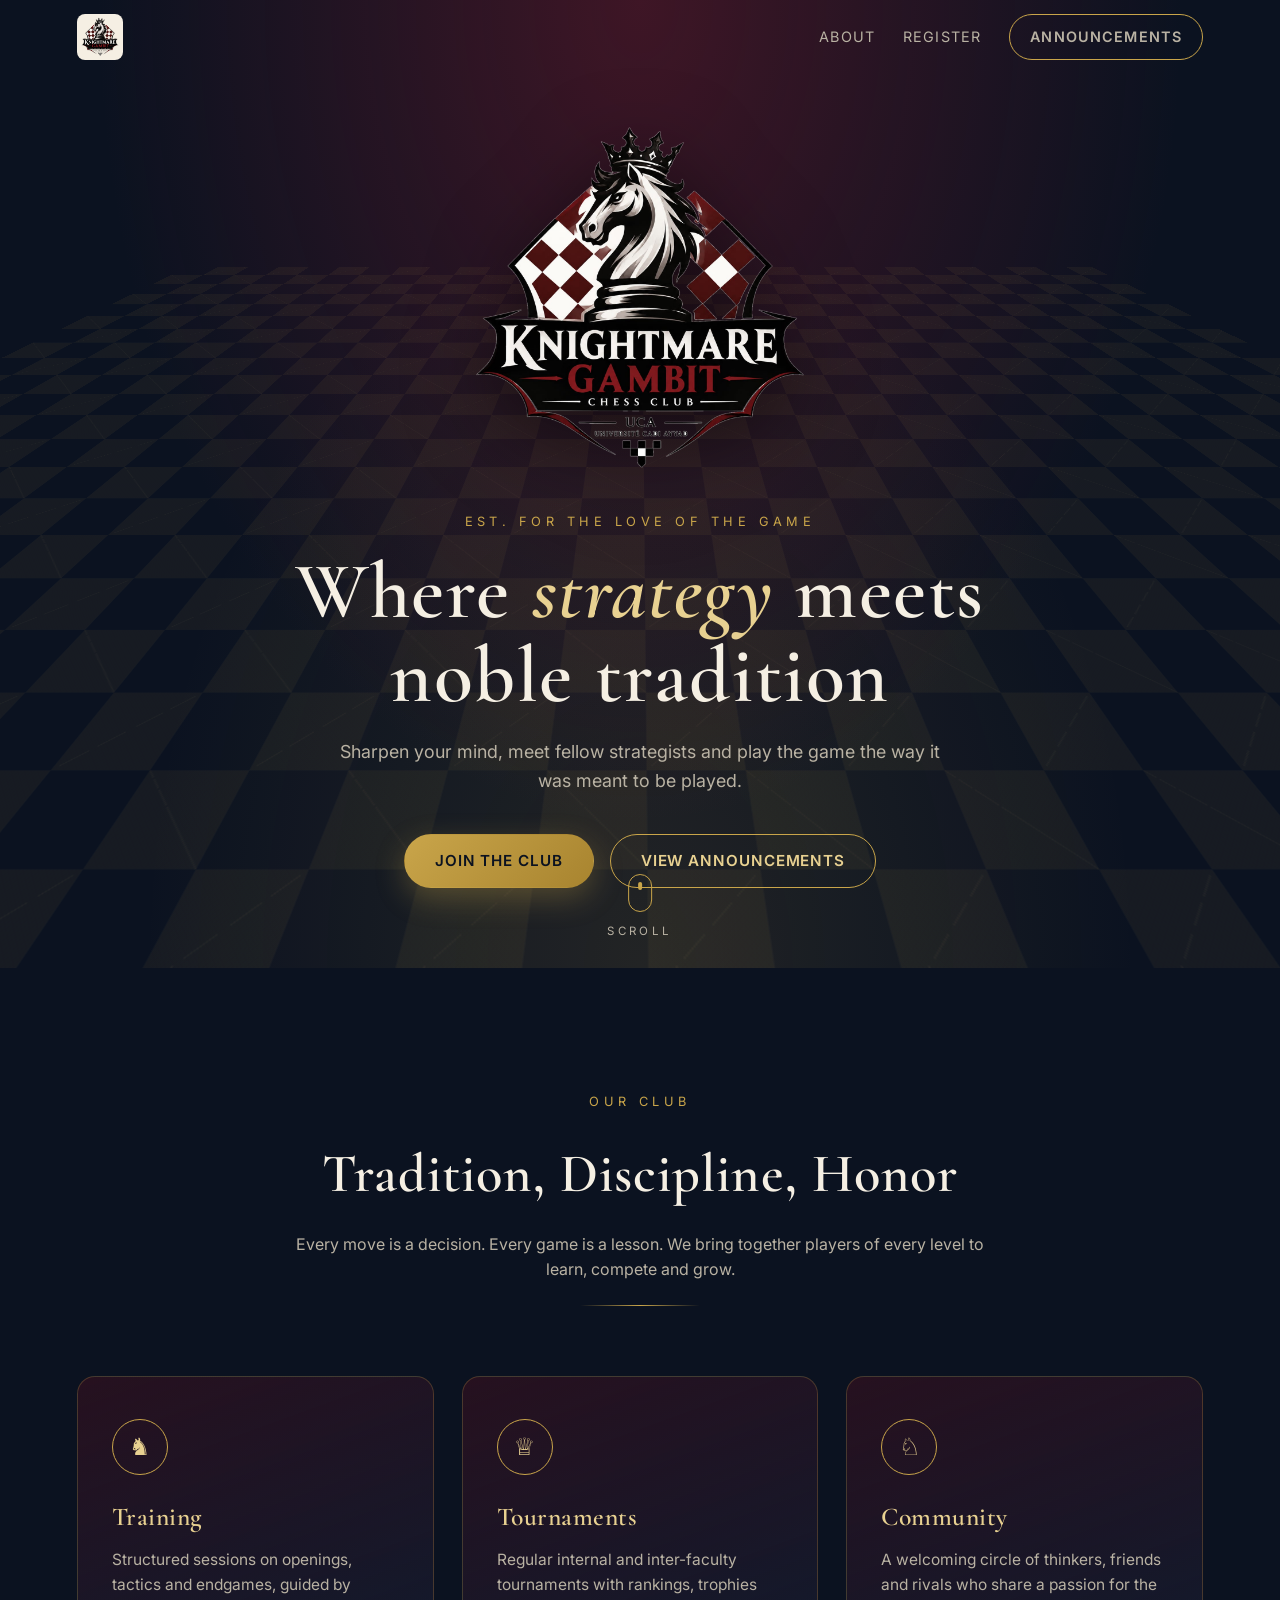
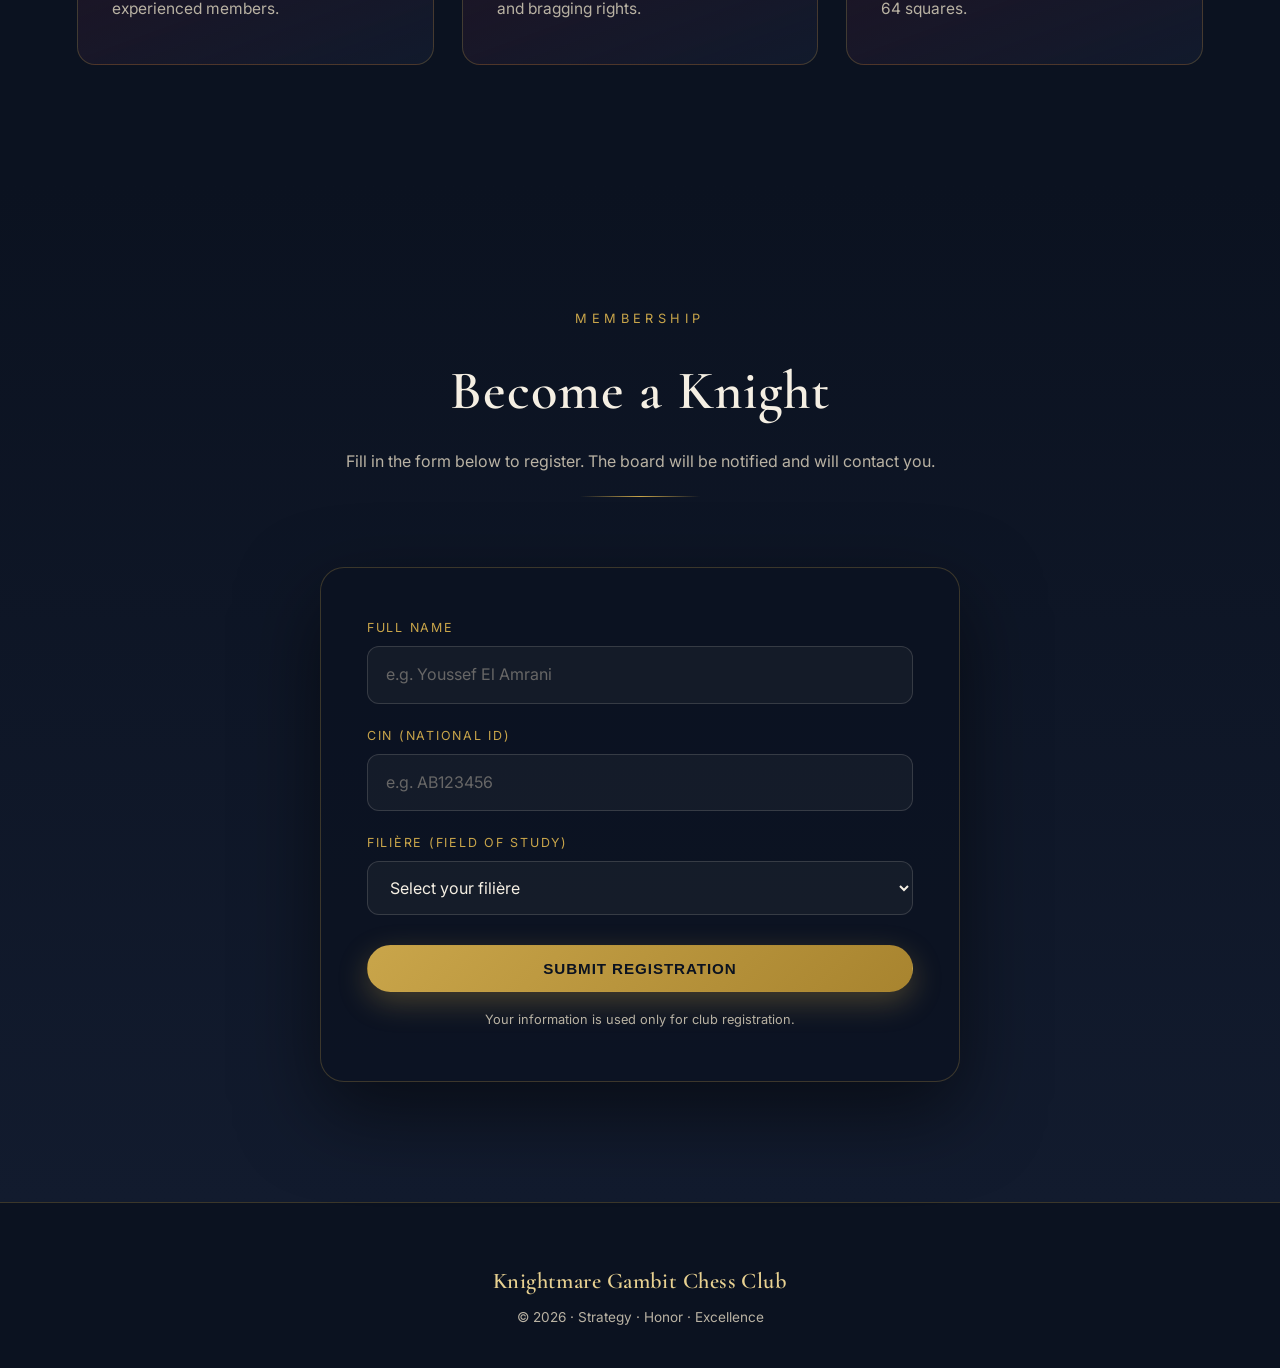
<file: index.html>
<!DOCTYPE html>
<html lang="en">
<head>
  <meta charset="UTF-8" />
  <meta name="viewport" content="width=device-width, initial-scale=1.0" />
  <title>Knightmare Gambit Chess Club</title>
  <meta name="description" content="Knightmare Gambit Chess Club: strategy, tradition and friendly competition. Register to join the club." />
  <link rel="icon" href="logo.png" />
  <link rel="preconnect" href="https://fonts.googleapis.com" />
  <link rel="preconnect" href="https://fonts.gstatic.com" crossorigin />
  <link href="https://fonts.googleapis.com/css2?family=Cormorant+Garamond:ital,wght@0,500;0,600;0,700;1,600&family=Inter:wght@400;500;600&display=swap" rel="stylesheet" />
  <link rel="stylesheet" href="style.css" />
</head>
<body>

  <!-- NAVIGATION -->
  <header class="nav" id="nav">
    <a href="#top" class="nav-brand">
      <img src="logo.png" alt="Knight Gambit Chess Club logo" />
    </a>
    <nav class="nav-links">
      <a href="#about">About</a>
      <a href="#register">Register</a>
      <a href="announcements.html" class="btn btn-outline btn-small">Announcements</a>
    </nav>
  </header>

  <!-- HERO -->
  <section class="hero" id="top">
    <div class="hero-board"></div>
    <div class="hero-content">
      <img class="hero-logo" src="logo.png" alt="Knightmare Gambit Chess Club" />
      <span class="eyebrow">Est. for the love of the game</span>
      <h1>Where <em>strategy</em> meets<br />noble tradition</h1>
      <p class="lead">Sharpen your mind, meet fellow strategists and play the game the way it was meant to be played.</p>
      <div class="hero-actions">
        <a href="#register" class="btn btn-gold">Join the Club</a>
        <a href="announcements.html" class="btn btn-outline">View Announcements</a>
      </div>
    </div>
    <div class="scroll-cue"><div class="mouse"></div>Scroll</div>
  </section>

  <!-- ABOUT -->
  <section id="about">
    <div class="section-head reveal">
      <span class="eyebrow">Our Club</span>
      <h2>Tradition, Discipline, Honor</h2>
      <p>Every move is a decision. Every game is a lesson. We bring together players of every level to learn, compete and grow.</p>
      <div class="divider"></div>
    </div>

    <div class="grid-3">
      <article class="card reveal-left">
        <div class="icon">&#9822;</div>
        <h3>Training</h3>
        <p>Structured sessions on openings, tactics and endgames, guided by experienced members.</p>
      </article>
      <article class="card reveal delay-1">
        <div class="icon">&#9813;</div>
        <h3>Tournaments</h3>
        <p>Regular internal and inter-faculty tournaments with rankings, trophies and bragging rights.</p>
      </article>
      <article class="card reveal-right delay-2">
        <div class="icon">&#9816;</div>
        <h3>Community</h3>
        <p>A welcoming circle of thinkers, friends and rivals who share a passion for the 64 squares.</p>
      </article>
    </div>
  </section>

  <!-- REGISTRATION -->
  <section class="register" id="register">
    <div class="section-head reveal">
      <span class="eyebrow">Membership</span>
      <h2>Become a Knight</h2>
      <p>Fill in the form below to register. The board will be notified and will contact you.</p>
      <div class="divider"></div>
    </div>

    <div class="form-wrap reveal-scale" id="formWrap">
      <form id="regForm" novalidate>
        <!-- Formspree sends the submission to the club's email. -->
        <input type="hidden" name="_subject" value="New Knightmare Gambit membership registration" />
        <input type="hidden" name="_template" value="table" />

        <div class="field" id="f-name">
          <label for="fullName">Full name</label>
          <input id="fullName" name="full_name" type="text" placeholder="e.g. Youssef El Amrani" autocomplete="name" required />
          <div class="error">Please enter your full name (at least 3 characters).</div>
        </div>

        <div class="field" id="f-cin">
          <label for="cin">CIN (National ID)</label>
          <input id="cin" name="cin" type="text" placeholder="e.g. AB123456" maxlength="10" autocomplete="off" required />
          <div class="error">Please enter a valid CIN (1 or 2 letters followed by 5 to 8 digits).</div>
        </div>

        <div class="field" id="f-filiere">
          <label for="filiere">Filière (field of study)</label>
          <select id="filiere" name="filiere" required>
            <option value="">Select your filière</option>
            <option>Mathematics &amp; informatique</option>
            <option>Physics &amp; Chemistry</option>
            <option>Economics &amp; Gestion</option>
            <option>Law</option>
            <option>Literature &amp; Humanities</option>
            <option>Other</option>
          </select>
          <div class="error">Please choose your filière.</div>
        </div>

        <button type="submit" class="btn btn-gold" id="submitBtn">Submit Registration</button>
        <p class="form-note">Your information is used only for club registration.</p>
      </form>

      <div class="success" id="success">
        <div class="seal">&#9818;</div>
        <h3>Welcome to the Club</h3>
        <p>Your registration has been received. Check the announcements for upcoming sessions.</p>
        <a href="announcements.html" class="btn btn-gold">Go to Announcements</a>
      </div>
    </div>
  </section>

  <footer>
    <span class="serif">Knightmare Gambit Chess Club</span>
    <p>&copy; <span id="year"></span> &middot; Strategy &middot; Honor &middot; Excellence</p>
  </footer>

  <script>
    // ---- CONFIGURATION ----
    // Formspree form endpoint. Sends each registration to the club's email.
    const FORM_ENDPOINT = "https://formspree.io/f/xgaajebb";

    // Key used to remember that this browser has already registered
    const REG_KEY = "kgRegistered";

    // ---- Navbar shrinks/darkens on scroll ----
    const nav = document.getElementById("nav");
    const onScroll = () => nav.classList.toggle("scrolled", window.scrollY > 40);
    window.addEventListener("scroll", onScroll, { passive: true });
    onScroll();

    // ---- Scroll reveal animations ----
    const observer = new IntersectionObserver((entries) => {
      entries.forEach((e) => {
        if (e.isIntersecting) {
          e.target.classList.add("visible");
          e.target.querySelectorAll(".divider").forEach((d) => d.classList.add("visible"));
          observer.unobserve(e.target);
        }
      });
    }, { threshold: 0.15 });
    document.querySelectorAll(".reveal, .reveal-left, .reveal-right, .reveal-scale").forEach((el) => observer.observe(el));

    // ---- Card spotlight follows the mouse ----
    document.querySelectorAll(".card").forEach((card) => {
      card.addEventListener("mousemove", (e) => {
        const r = card.getBoundingClientRect();
        card.style.setProperty("--x", ((e.clientX - r.left) / r.width) * 100 + "%");
        card.style.setProperty("--y", ((e.clientY - r.top) / r.height) * 100 + "%");
      });
    });

    document.getElementById("year").textContent = new Date().getFullYear();

    // ---- Form validation ----
    const form = document.getElementById("regForm");
    const fields = {
      name: { el: document.getElementById("f-name"), input: document.getElementById("fullName"),
        ok: (v) => v.trim().length >= 3 },
      cin: { el: document.getElementById("f-cin"), input: document.getElementById("cin"),
        ok: (v) => /^[A-Za-z]{1,2}[0-9]{5,8}$/.test(v.trim()) },
      filiere: { el: document.getElementById("f-filiere"), input: document.getElementById("filiere"),
        ok: (v) => v !== "" },
    };

    // Uppercase the CIN as the user types
    fields.cin.input.addEventListener("input", (e) => { e.target.value = e.target.value.toUpperCase().replace(/\s/g, ""); });

    Object.values(fields).forEach((f) => {
      f.input.addEventListener("blur", () => f.el.classList.toggle("invalid", !f.ok(f.input.value)));
      f.input.addEventListener("input", () => { if (f.el.classList.contains("invalid")) f.el.classList.toggle("invalid", !f.ok(f.input.value)); });
    });

    // ---- Returning visitors: hide the form if this browser already registered ----
    if (localStorage.getItem(REG_KEY)) {
      document.getElementById("formWrap").classList.add("done");
    }

    // ---- Submit: sends the data to the club's email via Formspree ----
    form.addEventListener("submit", async (e) => {
      e.preventDefault();
      let valid = true;
      Object.values(fields).forEach((f) => {
        const ok = f.ok(f.input.value);
        f.el.classList.toggle("invalid", !ok);
        if (!ok) valid = false;
      });
      if (!valid) return;

      const btn = document.getElementById("submitBtn");
      const original = btn.textContent;
      btn.disabled = true;
      btn.textContent = "Sending...";

      const data = new FormData(form);
      data.set("cin", fields.cin.input.value.trim());

      try {
        const res = await fetch(FORM_ENDPOINT, {
          method: "POST",
          headers: { Accept: "application/json" },
          body: data,
        });
        if (!res.ok) throw new Error("Request failed");
        document.getElementById("formWrap").classList.add("done");
        form.reset();
        localStorage.setItem(REG_KEY, new Date().toISOString());
      } catch (err) {
        alert("Sorry, your registration could not be sent. Please check your connection and try again.");
      } finally {
        btn.disabled = false;
        btn.textContent = original;
      }
    });
  </script>
</body>
</html>
</file>
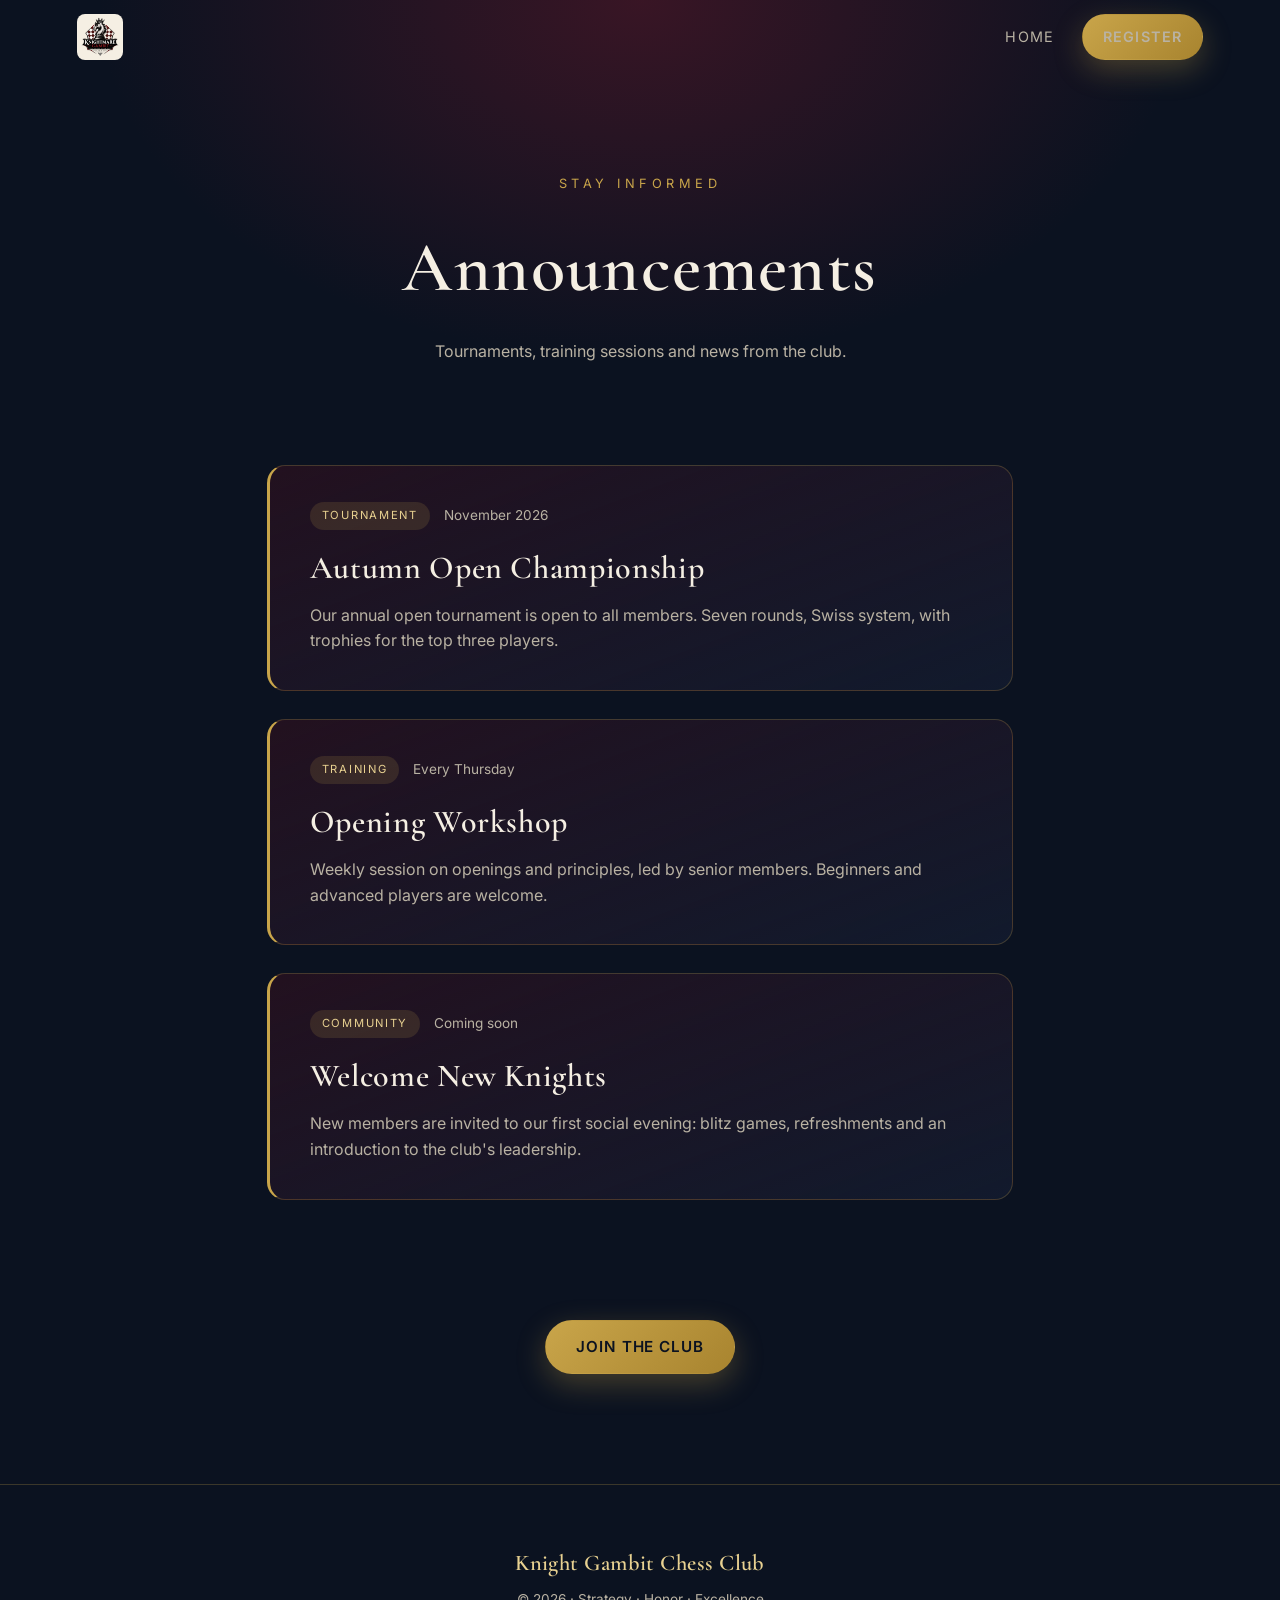
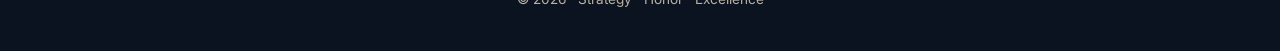
<file: announcements.html>
<!DOCTYPE html>
<html lang="en">
<head>
  <meta charset="UTF-8" />
  <meta name="viewport" content="width=device-width, initial-scale=1.0" />
  <title>Announcements | Knight Gambit Chess Club</title>
  <link rel="icon" href="logo.png" />
  <link rel="preconnect" href="https://fonts.googleapis.com" />
  <link rel="preconnect" href="https://fonts.gstatic.com" crossorigin />
  <link href="https://fonts.googleapis.com/css2?family=Cormorant+Garamond:ital,wght@0,500;0,600;0,700;1,600&family=Inter:wght@400;500;600&display=swap" rel="stylesheet" />
  <link rel="stylesheet" href="style.css" />
</head>
<body>

  <header class="nav scrolled" id="nav">
    <a href="index.html" class="nav-brand">
      <img src="logo.png" alt="Knight Gambit Chess Club logo" />
    </a>
    <nav class="nav-links">
      <a href="index.html">Home</a>
      <a href="index.html#register" class="btn btn-gold btn-small">Register</a>
    </nav>
  </header>

  <section class="page-hero">
    <span class="eyebrow">Stay Informed</span>
    <h1>Announcements</h1>
    <p>Tournaments, training sessions and news from the club.</p>
  </section>

  <main class="ann-list" id="list"></main>

  <div style="text-align:center; padding: 0 6vw 110px;" class="reveal">
    <a href="index.html#register" class="btn btn-gold">Join the Club</a>
  </div>

  <footer>
    <span class="serif">Knight Gambit Chess Club</span>
    <p>&copy; <span id="year"></span> &middot; Strategy &middot; Honor &middot; Excellence</p>
  </footer>

  <script>
    // ---- EDIT ANNOUNCEMENTS HERE: newest first ----
    const announcements = [
      {
        date: "November 2026",
        tag: "Tournament",
        title: "Autumn Open Championship",
        text: "Our annual open tournament is open to all members. Seven rounds, Swiss system, with trophies for the top three players."
      },
      {
        date: "Every Thursday",
        tag: "Training",
        title: "Opening Workshop",
        text: "Weekly session on openings and principles, led by senior members. Beginners and advanced players are welcome."
      },
      {
        date: "Coming soon",
        tag: "Community",
        title: "Welcome New Knights",
        text: "New members are invited to our first social evening: blitz games, refreshments and an introduction to the club's leadership."
      }
    ];

    const list = document.getElementById("list");
    list.innerHTML = announcements.map((a, i) => `
      <article class="ann reveal ${i % 2 ? "delay-1" : ""}">
        <div class="meta">
          <span class="tag">${a.tag}</span>
          <span class="date">${a.date}</span>
        </div>
        <h2>${a.title}</h2>
        <p>${a.text}</p>
      </article>
    `).join("");

    // Navbar darkens on scroll
    const nav = document.getElementById("nav");
    window.addEventListener("scroll", () => nav.classList.toggle("scrolled", window.scrollY > 40), { passive: true });

    // Scroll reveal
    const observer = new IntersectionObserver((entries) => {
      entries.forEach((e) => {
        if (e.isIntersecting) { e.target.classList.add("visible"); observer.unobserve(e.target); }
      });
    }, { threshold: 0.15 });
    document.querySelectorAll(".reveal").forEach((el) => observer.observe(el));

    document.getElementById("year").textContent = new Date().getFullYear();
  </script>
</body>
</html>
</file>
<file: style.css>
/* ==========================================================
   KNIGHT GAMBIT CHESS CLUB — shared stylesheet
   ========================================================== */

:root {
  --navy: #0b1220;
  --navy-2: #121b2e;
  --burgundy: #5a0f1e;
  --burgundy-2: #7d1a2c;
  --gold: #c9a54a;
  --gold-light: #e8d191;
  --copper: #b66e49;
  --cream: #f5efe3;
  --muted: #b9b2a3;
  --line: rgba(201, 165, 74, 0.25);
  --radius: 18px;
  --ease: cubic-bezier(.2, .7, .2, 1);
}

* { box-sizing: border-box; margin: 0; padding: 0; }

html { scroll-behavior: smooth; }

body {
  font-family: "Inter", system-ui, -apple-system, sans-serif;
  background: var(--navy);
  color: var(--cream);
  line-height: 1.6;
  overflow-x: hidden;
}

h1, h2, h3, .serif {
  font-family: "Cormorant Garamond", Georgia, serif;
  font-weight: 600;
  letter-spacing: .02em;
}

a { color: inherit; text-decoration: none; }

img { display: block; max-width: 100%; }

/* ---------- Navigation ---------- */
.nav {
  position: fixed; inset: 0 0 auto 0;
  z-index: 50;
  display: flex; align-items: center; justify-content: space-between;
  padding: 14px 6vw;
  transition: background .4s var(--ease), box-shadow .4s var(--ease), padding .4s var(--ease);
  animation: slideDown .9s var(--ease) both;
}
.nav.scrolled {
  background: rgba(11, 18, 32, .92);
  backdrop-filter: blur(10px);
  box-shadow: 0 10px 30px rgba(0, 0, 0, .35);
  padding: 10px 6vw;
}
.nav-brand { display: flex; align-items: center; gap: 12px; }
.nav-brand img { height: 46px; width: auto; background: var(--cream); border-radius: 8px; padding: 3px; }
.nav-brand span { font-family: "Cormorant Garamond", serif; font-size: 1.2rem; color: var(--gold-light); }
.nav-links { display: flex; gap: 28px; align-items: center; }
.nav-links a {
  font-size: .9rem; letter-spacing: .08em; text-transform: uppercase; color: var(--muted);
  position: relative; transition: color .3s;
}
.nav-links a::after {
  content: ""; position: absolute; left: 0; bottom: -6px; width: 0; height: 1px;
  background: var(--gold); transition: width .4s var(--ease);
}
.nav-links a:hover { color: var(--gold-light); }
.nav-links a:hover::after { width: 100%; }

/* ---------- Buttons ---------- */
.btn {
  display: inline-flex; align-items: center; gap: 10px;
  padding: 14px 30px; border-radius: 999px; font-weight: 600; font-size: .95rem;
  letter-spacing: .06em; text-transform: uppercase; cursor: pointer; border: 1px solid transparent;
  transition: transform .35s var(--ease), box-shadow .35s var(--ease), background .35s, color .35s;
}
.btn:hover { transform: translateY(-3px); }
.btn-gold {
  background: linear-gradient(135deg, var(--gold), #a8842f);
  color: var(--navy);
  box-shadow: 0 10px 30px rgba(201, 165, 74, .3);
}
.btn-gold:hover { box-shadow: 0 16px 40px rgba(201, 165, 74, .45); }
.btn-outline { border-color: var(--gold); color: var(--gold-light); background: transparent; }
.btn-outline:hover { background: rgba(201, 165, 74, .12); }
.btn-small { padding: 10px 20px; font-size: .8rem; }

/* ---------- Hero ---------- */
.hero {
  position: relative; min-height: 100vh;
  display: grid; place-items: center; text-align: center;
  padding: 120px 6vw 80px; overflow: hidden;
  background:
    radial-gradient(ellipse at 50% 0%, rgba(125, 26, 44, .45), transparent 60%),
    radial-gradient(ellipse at 50% 100%, rgba(201, 165, 74, .12), transparent 55%),
    var(--navy);
}
.hero-board {
  position: absolute; inset: -20%;
  background-image:
    linear-gradient(45deg, rgba(201, 165, 74, .07) 25%, transparent 25%),
    linear-gradient(-45deg, rgba(201, 165, 74, .07) 25%, transparent 25%),
    linear-gradient(45deg, transparent 75%, rgba(201, 165, 74, .07) 75%),
    linear-gradient(-45deg, transparent 75%, rgba(201, 165, 74, .07) 75%);
  background-size: 120px 120px;
  background-position: 0 0, 0 60px, 60px -60px, -60px 0;
  transform: perspective(700px) rotateX(58deg) translateY(-10%);
  animation: boardDrift 30s linear infinite;
  opacity: .8; pointer-events: none;
}
@keyframes boardDrift { to { background-position: 120px 120px, 120px 180px, 180px 60px, 60px 120px; } }

.hero-content { position: relative; z-index: 2; max-width: 860px; }
.hero-logo {
  width: min(360px, 70vw); margin: 0 auto 28px;
  animation: floatIn 1.4s var(--ease) both, float 6s ease-in-out 1.4s infinite;
  filter: drop-shadow(0 20px 40px rgba(0, 0, 0, .5));
}
.eyebrow {
  display: inline-block; font-size: .8rem; letter-spacing: .35em; text-transform: uppercase;
  color: var(--gold); margin-bottom: 18px;
  animation: slideUp .9s var(--ease) .2s both;
}
.hero h1 {
  font-size: clamp(2.6rem, 6.5vw, 5rem); line-height: 1.05; margin-bottom: 20px;
  animation: slideUp 1s var(--ease) .35s both;
}
.hero h1 em { font-style: italic; color: var(--gold-light); }
.hero p.lead {
  color: var(--muted); font-size: 1.12rem; max-width: 620px; margin: 0 auto 38px;
  animation: slideUp 1s var(--ease) .5s both;
}
.hero-actions {
  display: flex; gap: 16px; justify-content: center; flex-wrap: wrap;
  animation: slideUp 1s var(--ease) .65s both;
}
.scroll-cue {
  position: absolute; bottom: 28px; left: 50%; transform: translateX(-50%);
  display: flex; flex-direction: column; align-items: center; gap: 10px;
  font-size: .72rem; letter-spacing: .3em; text-transform: uppercase; color: var(--muted);
  animation: fadeIn 1.5s ease 1.2s both;
}
.scroll-cue .mouse {
  width: 24px; height: 38px; border: 1.5px solid var(--gold); border-radius: 14px; position: relative;
}
.scroll-cue .mouse::after {
  content: ""; position: absolute; left: 50%; top: 7px; width: 4px; height: 8px; margin-left: -2px;
  background: var(--gold); border-radius: 2px; animation: wheel 1.8s ease-in-out infinite;
}
@keyframes wheel { 0% { opacity: 0; transform: translateY(0); } 40% { opacity: 1; } 100% { opacity: 0; transform: translateY(12px); } }

/* ---------- Sections ---------- */
section { position: relative; padding: 120px 6vw; }
.section-head { text-align: center; max-width: 720px; margin: 0 auto 70px; }
.section-head .eyebrow { animation: none; }
.section-head h2 { font-size: clamp(2.2rem, 4.5vw, 3.4rem); margin-bottom: 14px; }
.section-head p { color: var(--muted); }
.divider {
  width: 120px; height: 1px; margin: 22px auto 0;
  background: linear-gradient(90deg, transparent, var(--gold), transparent);
  transform-origin: center; transform: scaleX(0); transition: transform 1.2s var(--ease);
}
.reveal.visible .divider, .divider.visible { transform: scaleX(1); }

/* ---------- Cards ---------- */
.grid-3 { display: grid; grid-template-columns: repeat(auto-fit, minmax(260px, 1fr)); gap: 28px; max-width: 1200px; margin: 0 auto; }
.card {
  position: relative; padding: 42px 34px; border-radius: var(--radius);
  background: linear-gradient(160deg, rgba(90, 15, 30, .35), rgba(18, 27, 46, .9));
  border: 1px solid var(--line);
  transition: transform .5s var(--ease), border-color .5s, box-shadow .5s;
  overflow: hidden;
}
.card::before {
  content: ""; position: absolute; inset: 0;
  background: radial-gradient(circle at var(--x, 50%) var(--y, 0%), rgba(201, 165, 74, .18), transparent 45%);
  opacity: 0; transition: opacity .5s;
}
.card:hover { transform: translateY(-8px); border-color: var(--gold); box-shadow: 0 24px 60px rgba(0, 0, 0, .45); }
.card:hover::before { opacity: 1; }
.card .icon {
  width: 56px; height: 56px; border-radius: 50%; display: grid; place-items: center;
  border: 1px solid var(--gold); color: var(--gold-light); font-size: 1.5rem; margin-bottom: 22px;
}
.card h3 { font-size: 1.6rem; margin-bottom: 10px; color: var(--gold-light); }
.card p { color: var(--muted); font-size: .97rem; }

/* ---------- Registration ---------- */
.register { background: linear-gradient(180deg, var(--navy), var(--navy-2)); }
.form-wrap {
  max-width: 640px; margin: 0 auto; padding: 50px 46px; border-radius: 24px;
  background: rgba(11, 18, 32, .75); border: 1px solid var(--line);
  box-shadow: 0 30px 80px rgba(0, 0, 0, .5);
}
.field { margin-bottom: 22px; position: relative; }
.field label {
  display: block; font-size: .78rem; letter-spacing: .14em; text-transform: uppercase;
  color: var(--gold); margin-bottom: 8px;
}
.field input, .field select {
  width: 100%; padding: 15px 18px; border-radius: 12px;
  background: rgba(245, 239, 227, .04); border: 1px solid rgba(245, 239, 227, .15);
  color: var(--cream); font: inherit; outline: none;
  transition: border-color .3s, box-shadow .3s, background .3s;
}
.field select option { background: var(--navy); color: var(--cream); }
.field input::placeholder { color: rgba(185, 178, 163, .5); }
.field input:focus, .field select:focus {
  border-color: var(--gold); background: rgba(201, 165, 74, .06);
  box-shadow: 0 0 0 4px rgba(201, 165, 74, .15);
}
.field .error { display: none; color: #e08a8a; font-size: .8rem; margin-top: 6px; }
.field.invalid input, .field.invalid select { border-color: #c96b6b; }
.field.invalid .error { display: block; }
.form-wrap .btn { width: 100%; justify-content: center; margin-top: 8px; }
.form-wrap .btn[disabled] { opacity: .6; cursor: wait; transform: none; }
.form-note { text-align: center; color: var(--muted); font-size: .8rem; margin-top: 18px; }

.success {
  display: none; text-align: center; padding: 20px 0;
  animation: slideUp .8s var(--ease) both;
}
.success .seal {
  width: 80px; height: 80px; margin: 0 auto 20px; border-radius: 50%;
  display: grid; place-items: center; font-size: 2rem; color: var(--navy);
  background: linear-gradient(135deg, var(--gold-light), var(--gold));
  box-shadow: 0 0 0 10px rgba(201, 165, 74, .15);
}
.success h3 { font-size: 2rem; margin-bottom: 10px; }
.success p { color: var(--muted); margin-bottom: 28px; }
.form-wrap.done form { display: none; }
.form-wrap.done .success { display: block; }

/* ---------- Announcements page ---------- */
.page-hero { padding: 170px 6vw 60px; text-align: center; background:
  radial-gradient(ellipse at 50% 0%, rgba(125, 26, 44, .4), transparent 60%), var(--navy); }
.page-hero h1 { font-size: clamp(2.6rem, 6vw, 4.4rem); margin-bottom: 14px; animation: slideUp 1s var(--ease) both; }
.page-hero p { color: var(--muted); animation: slideUp 1s var(--ease) .15s both; }

.ann-list { max-width: 900px; margin: 0 auto; padding: 40px 6vw 120px; display: grid; gap: 28px; }
.ann {
  position: relative; padding: 36px 40px; border-radius: var(--radius);
  background: linear-gradient(160deg, rgba(90, 15, 30, .3), rgba(18, 27, 46, .92));
  border: 1px solid var(--line); border-left: 3px solid var(--gold);
  transition: transform .5s var(--ease), box-shadow .5s;
}
.ann:hover { transform: translateX(6px); box-shadow: 0 20px 50px rgba(0, 0, 0, .4); }
.ann .meta { display: flex; gap: 14px; align-items: center; flex-wrap: wrap; margin-bottom: 12px; }
.ann .tag {
  font-size: .7rem; letter-spacing: .15em; text-transform: uppercase;
  padding: 5px 12px; border-radius: 999px; background: rgba(201, 165, 74, .15); color: var(--gold-light);
}
.ann .date { color: var(--muted); font-size: .85rem; }
.ann h2 { font-size: 2rem; margin-bottom: 10px; color: var(--cream); }
.ann p { color: var(--muted); }
.back-link { display: inline-flex; margin: 0 6vw 0; padding-top: 0; }

/* ---------- Footer ---------- */
footer {
  text-align: center; padding: 60px 6vw 40px; border-top: 1px solid var(--line);
  color: var(--muted); font-size: .85rem; background: var(--navy);
}
footer .serif { color: var(--gold-light); font-size: 1.4rem; margin-bottom: 8px; display: block; }

/* ---------- Scroll reveal animations ---------- */
.reveal { opacity: 0; transform: translateY(50px); transition: opacity 1s var(--ease), transform 1s var(--ease); }
.reveal-left { opacity: 0; transform: translateX(-80px); transition: opacity 1s var(--ease), transform 1s var(--ease); }
.reveal-right { opacity: 0; transform: translateX(80px); transition: opacity 1s var(--ease), transform 1s var(--ease); }
.reveal-scale { opacity: 0; transform: scale(.9); transition: opacity 1s var(--ease), transform 1s var(--ease); }
.reveal.visible, .reveal-left.visible, .reveal-right.visible, .reveal-scale.visible { opacity: 1; transform: none; }
.delay-1 { transition-delay: .15s; }
.delay-2 { transition-delay: .3s; }
.delay-3 { transition-delay: .45s; }

/* ---------- Keyframes ---------- */
@keyframes slideUp { from { opacity: 0; transform: translateY(40px); } to { opacity: 1; transform: none; } }
@keyframes slideDown { from { opacity: 0; transform: translateY(-100%); } to { opacity: 1; transform: none; } }
@keyframes floatIn { from { opacity: 0; transform: scale(.85) translateY(20px); } to { opacity: 1; transform: none; } }
@keyframes float { 0%, 100% { transform: translateY(0); } 50% { transform: translateY(-12px); } }
@keyframes fadeIn { from { opacity: 0; } to { opacity: 1; } }

/* ---------- Responsive ---------- */
@media (max-width: 760px) {
  .nav-links a:not(.btn) { display: none; }
  .form-wrap { padding: 36px 24px; }
  .ann { padding: 28px 24px; }
  section { padding: 90px 6vw; }
}

/* ---------- Respect reduced motion ---------- */
@media (prefers-reduced-motion: reduce) {
  *, *::before, *::after {
    animation-duration: .01ms !important; animation-iteration-count: 1 !important;
    transition-duration: .01ms !important; scroll-behavior: auto !important;
  }
  .reveal, .reveal-left, .reveal-right, .reveal-scale { opacity: 1; transform: none; }
}
</file>
